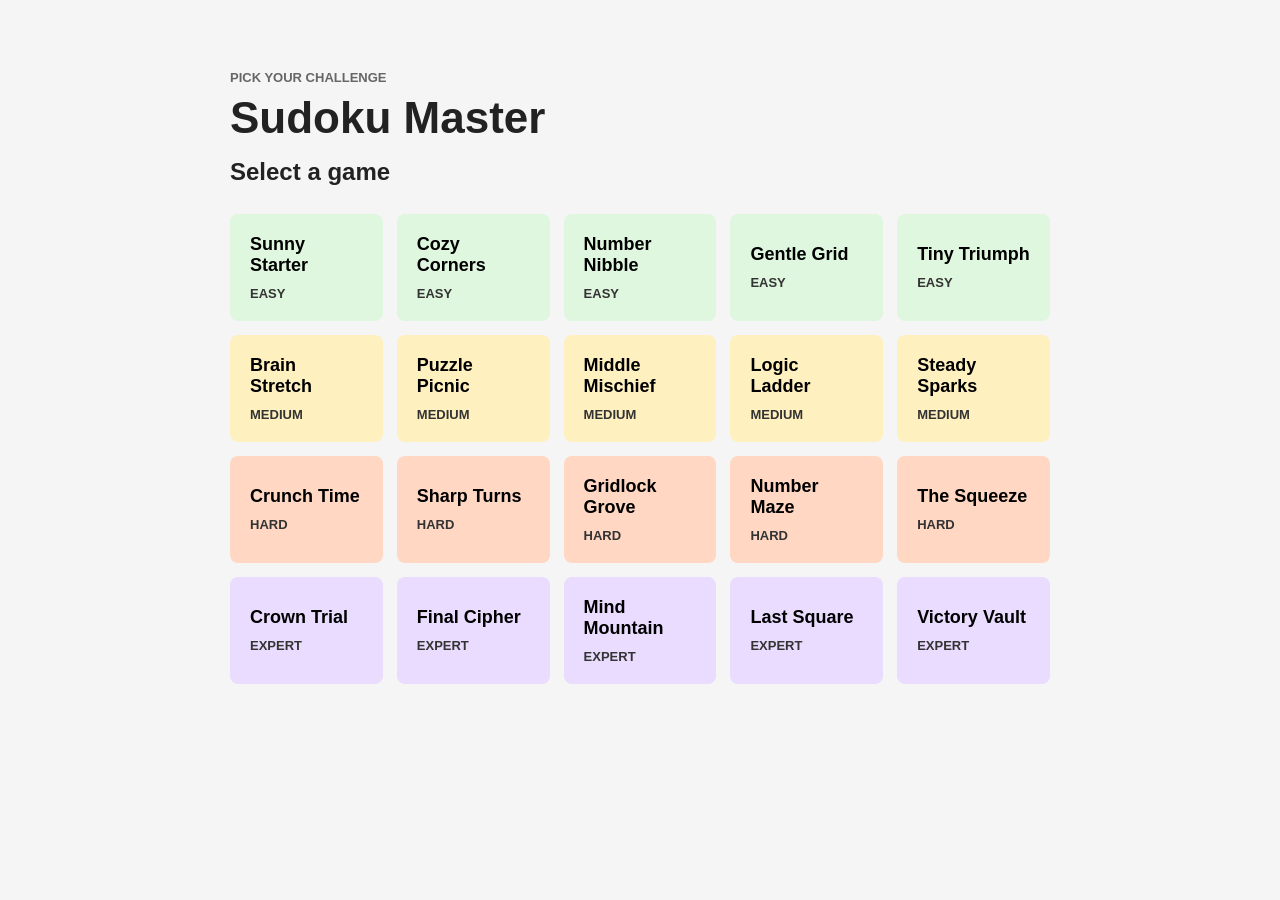
<file: index.html>
<!DOCTYPE html>
<html lang="en">
<head>
    <meta charset="UTF-8">
    <meta name="viewport" content="width=device-width, initial-scale=1.0">
    <title>Sudoku Master</title>
    <link rel="stylesheet" href="css/style.css">
</head>
<body>
    <main>
        <p class="eyebrow">Pick your challenge</p>
        <h1>Sudoku Master</h1>
        <h2>Select a game</h2>

        <form action="game.html" method="get" id="puzzleForm">
            <section class="puzzles" id="puzzles"></section>
        </form>
    </main>

    <script src="js/sudoku.js"></script>
</body>
</html>
</file>
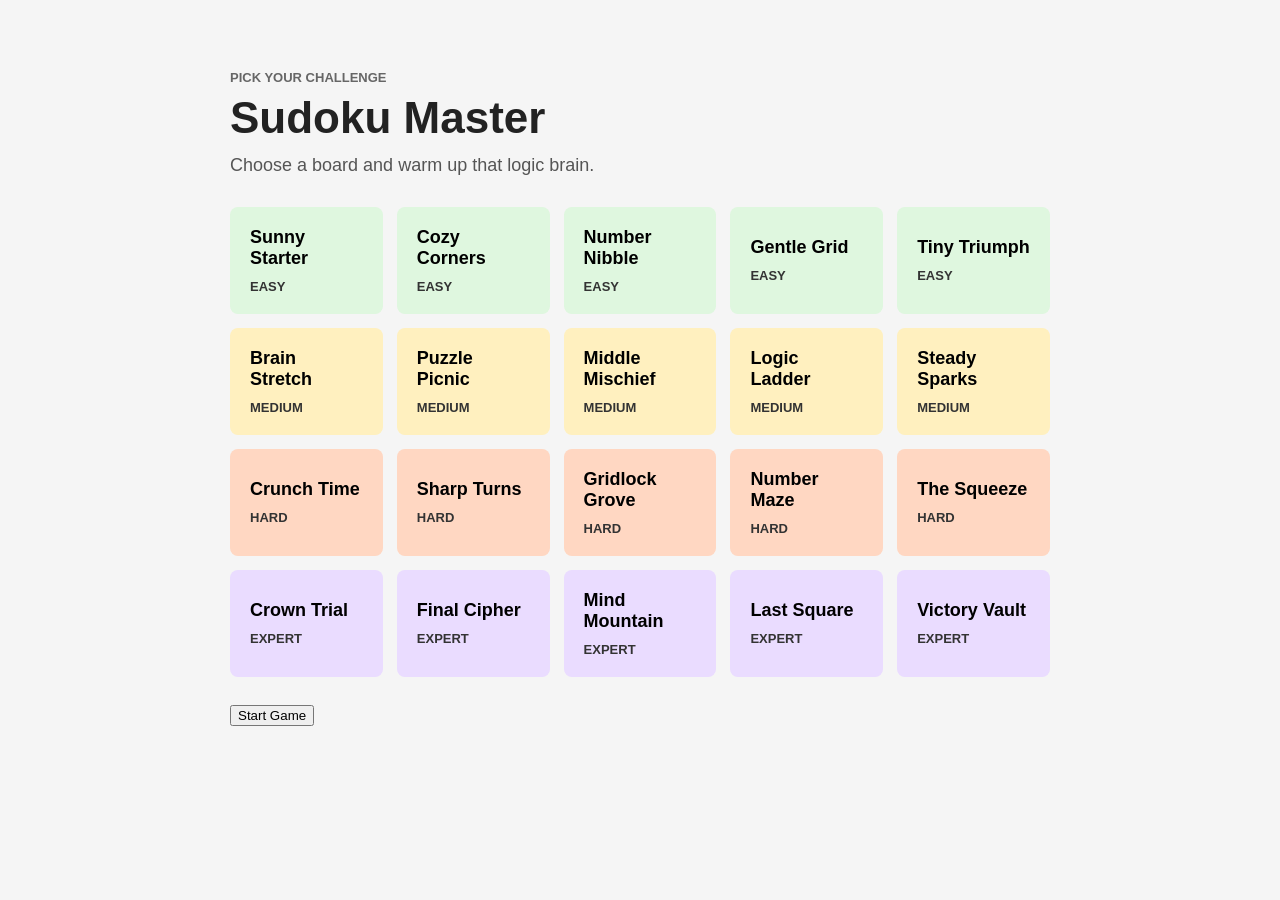
<file: home.html>
<!DOCTYPE html>
<html lang="en">
<head>
    <meta charset="UTF-8">
    <meta name="viewport" content="width=device-width, initial-scale=1.0">
    <title>Sudoku Master</title>
    <link rel="stylesheet" href="css/style.css">
</head>
<body>
    <main>
        <p class="eyebrow">Pick your challenge</p>
        <h1>Sudoku Master</h1>
        <p class="intro">Choose a board and warm up that logic brain.</p>

        <form action="game.html" method="get" id="puzzleForm">
            <input type="hidden" name="puzzle" id="selectedPuzzle">
            <section class="puzzles" id="puzzles"></section>
            <button class="start" type="submit">Start Game</button>
        </form>
    </main>

    <script src="js/sudoku.js"></script>
</body>
</html>
</file>
<file: css/style.css>
body {
    margin: 0;
    font-family: Arial, sans-serif;
    background: #f5f5f5;
    color: #222;
}

main {
    max-width: 820px;
    margin: 44px auto;
    padding: 24px;
}

h1 {
    margin: 0;
    font-size: 44px;
    line-height: 1;
}

h2 {
    margin: 18px 0 0;
    font-size: 24px;
}

p {
    line-height: 1.5;
}

.eyebrow {
    margin: 0 0 8px;
    color: #666;
    font-size: 13px;
    font-weight: bold;
    text-transform: uppercase;
}

.intro,
#message {
    margin: 12px 0 0;
    color: #555;
    font-size: 18px;
}

.puzzles {
    display: grid;
    grid-template-columns: repeat(auto-fit, minmax(150px, 1fr));
    gap: 14px;
    margin: 28px 0;
}

.card {
    border: 2px solid transparent;
    border-radius: 8px;
    padding: 18px;
    text-align: left;
    cursor: pointer;
    background: white;
}

.card strong,
.card span {
    display: block;
}

.card strong {
    font-size: 18px;
}

.card span {
    margin-top: 10px;
    color: #333;
    font-size: 13px;
    font-weight: bold;
    text-transform: uppercase;
}

.easy { background: #dff7df; }
.medium { background: #fff0bf; }
.hard { background: #ffd7c2; }
.expert { background: #eadcff; }

.back {
    display: inline-block;
    margin-bottom: 18px;
    color: #555;
    font-weight: bold;
    text-decoration: none;
}

.board {
    display: grid;
    grid-template-columns: repeat(9, 56px);
    width: fit-content;
    margin-top: 26px;
    border: 3px solid #222;
    background: #222;
}

.cell {
    width: 56px;
    height: 56px;
    box-sizing: border-box;
    border: 1px solid #999;
    text-align: center;
    font-size: 26px;
    font-weight: bold;
    background: white;
}

.cell:nth-child(3n) {
    border-right: 3px solid #222;
}

.cell:nth-child(9n) {
    border-right: 1px solid #999;
}

.cell:nth-child(n + 19):nth-child(-n + 27),
.cell:nth-child(n + 46):nth-child(-n + 54) {
    border-bottom: 3px solid #222;
}

.fixed {
    background: #eee;
    color: #111;
}

.wrong {
    background: #ffd6d6;
}

.correct {
    background: #d8f5d1;
}
</file>
